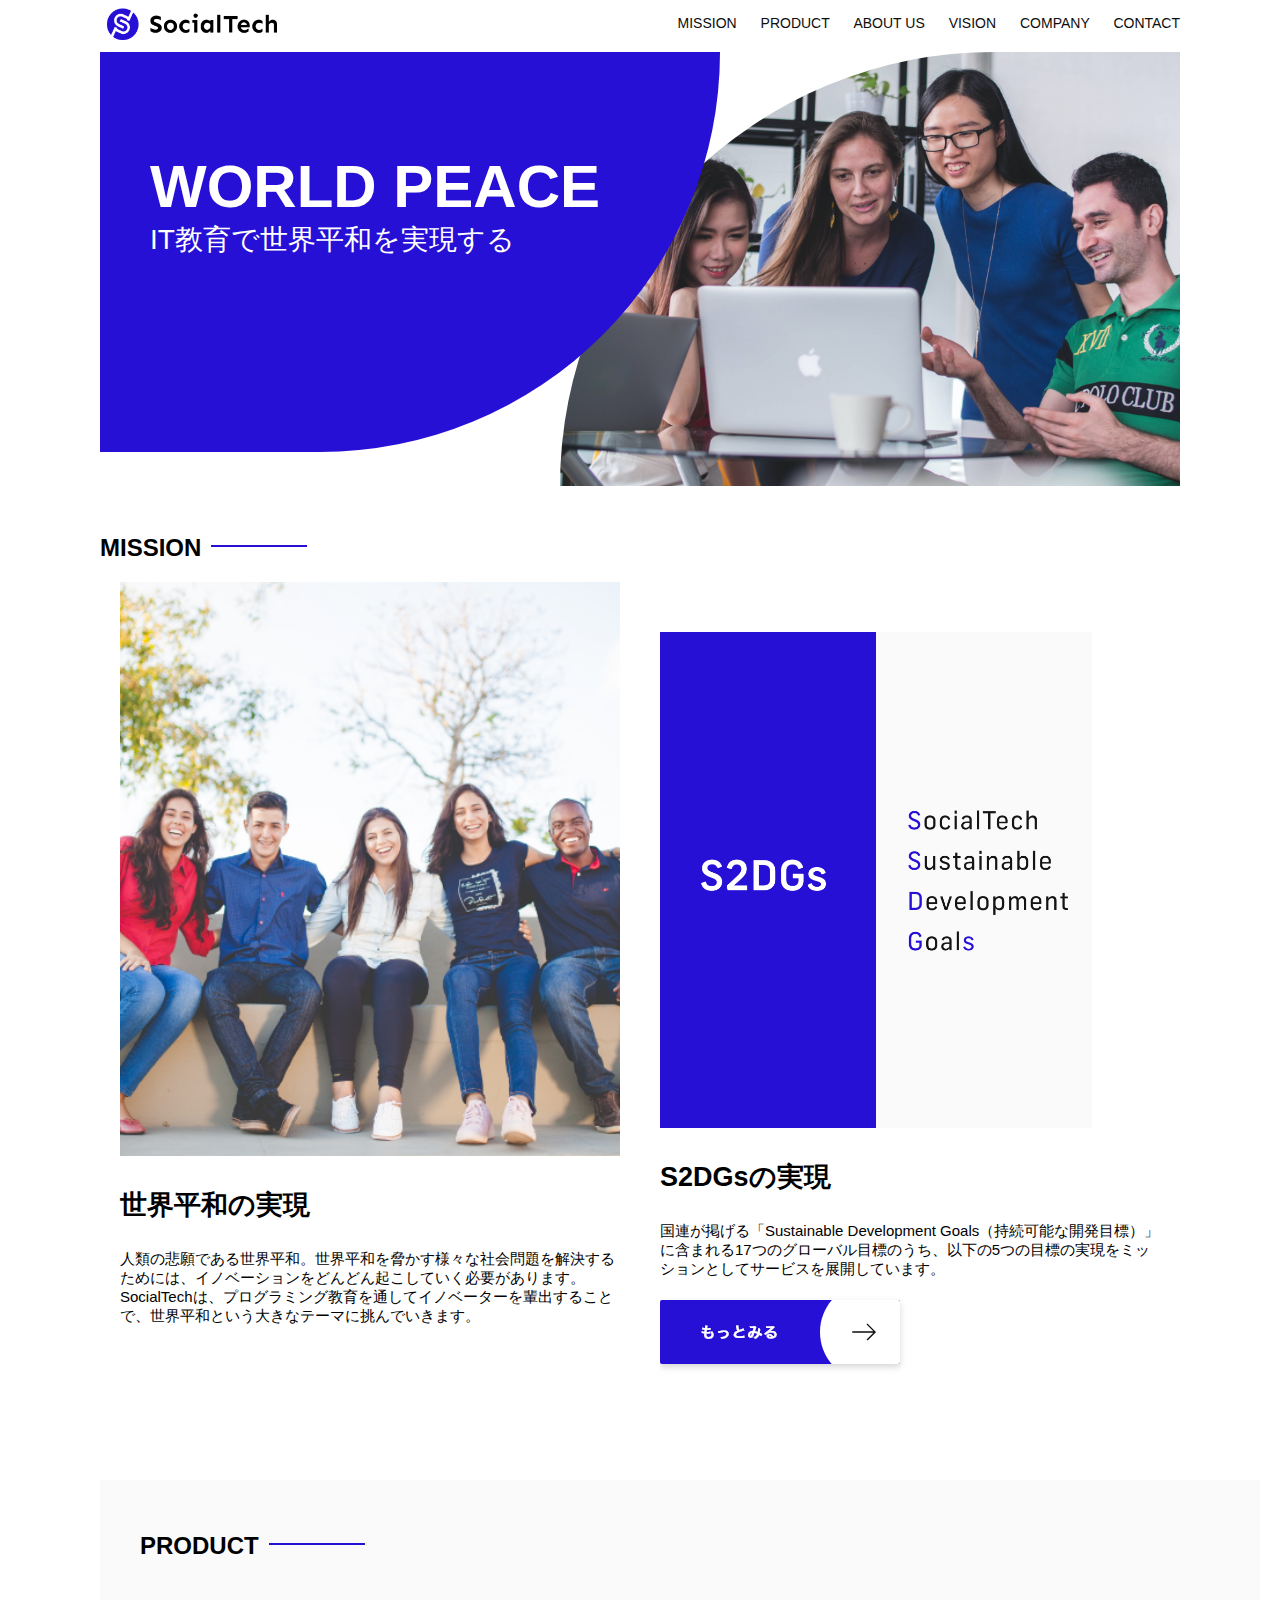
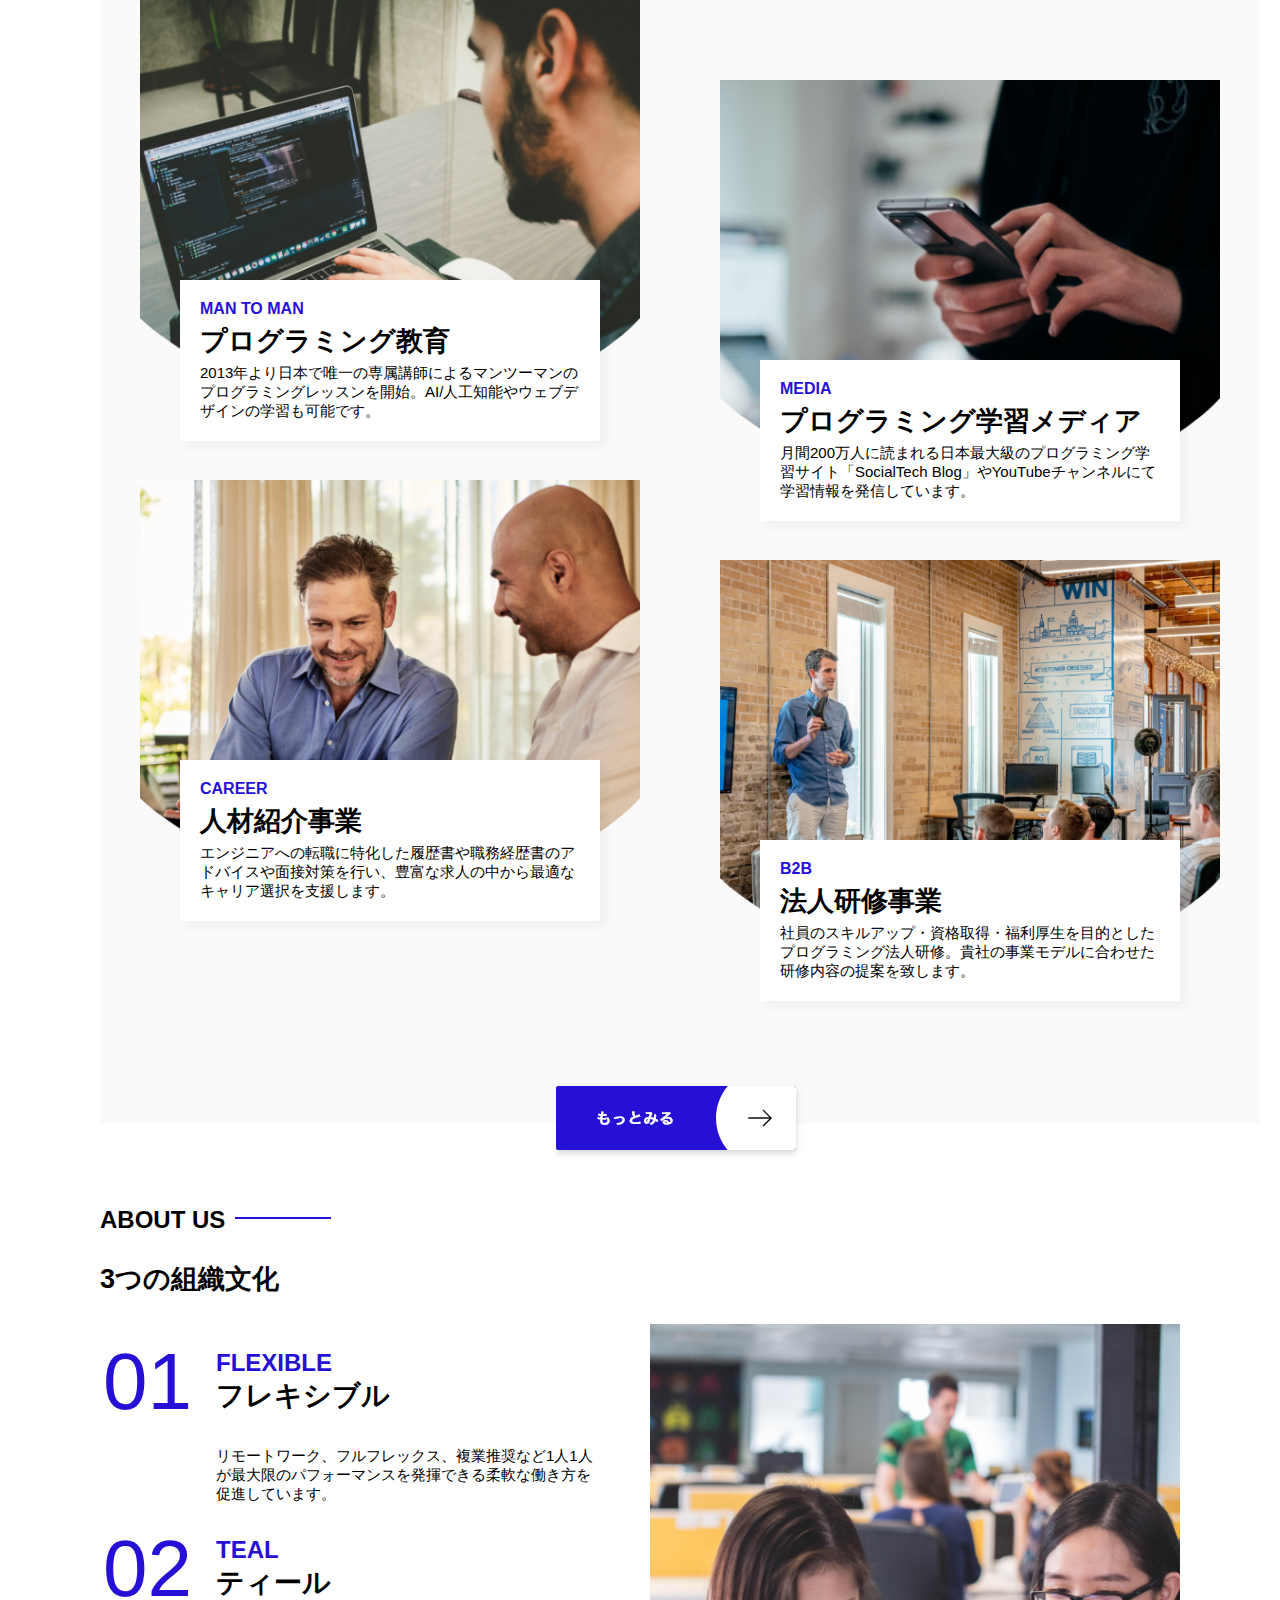
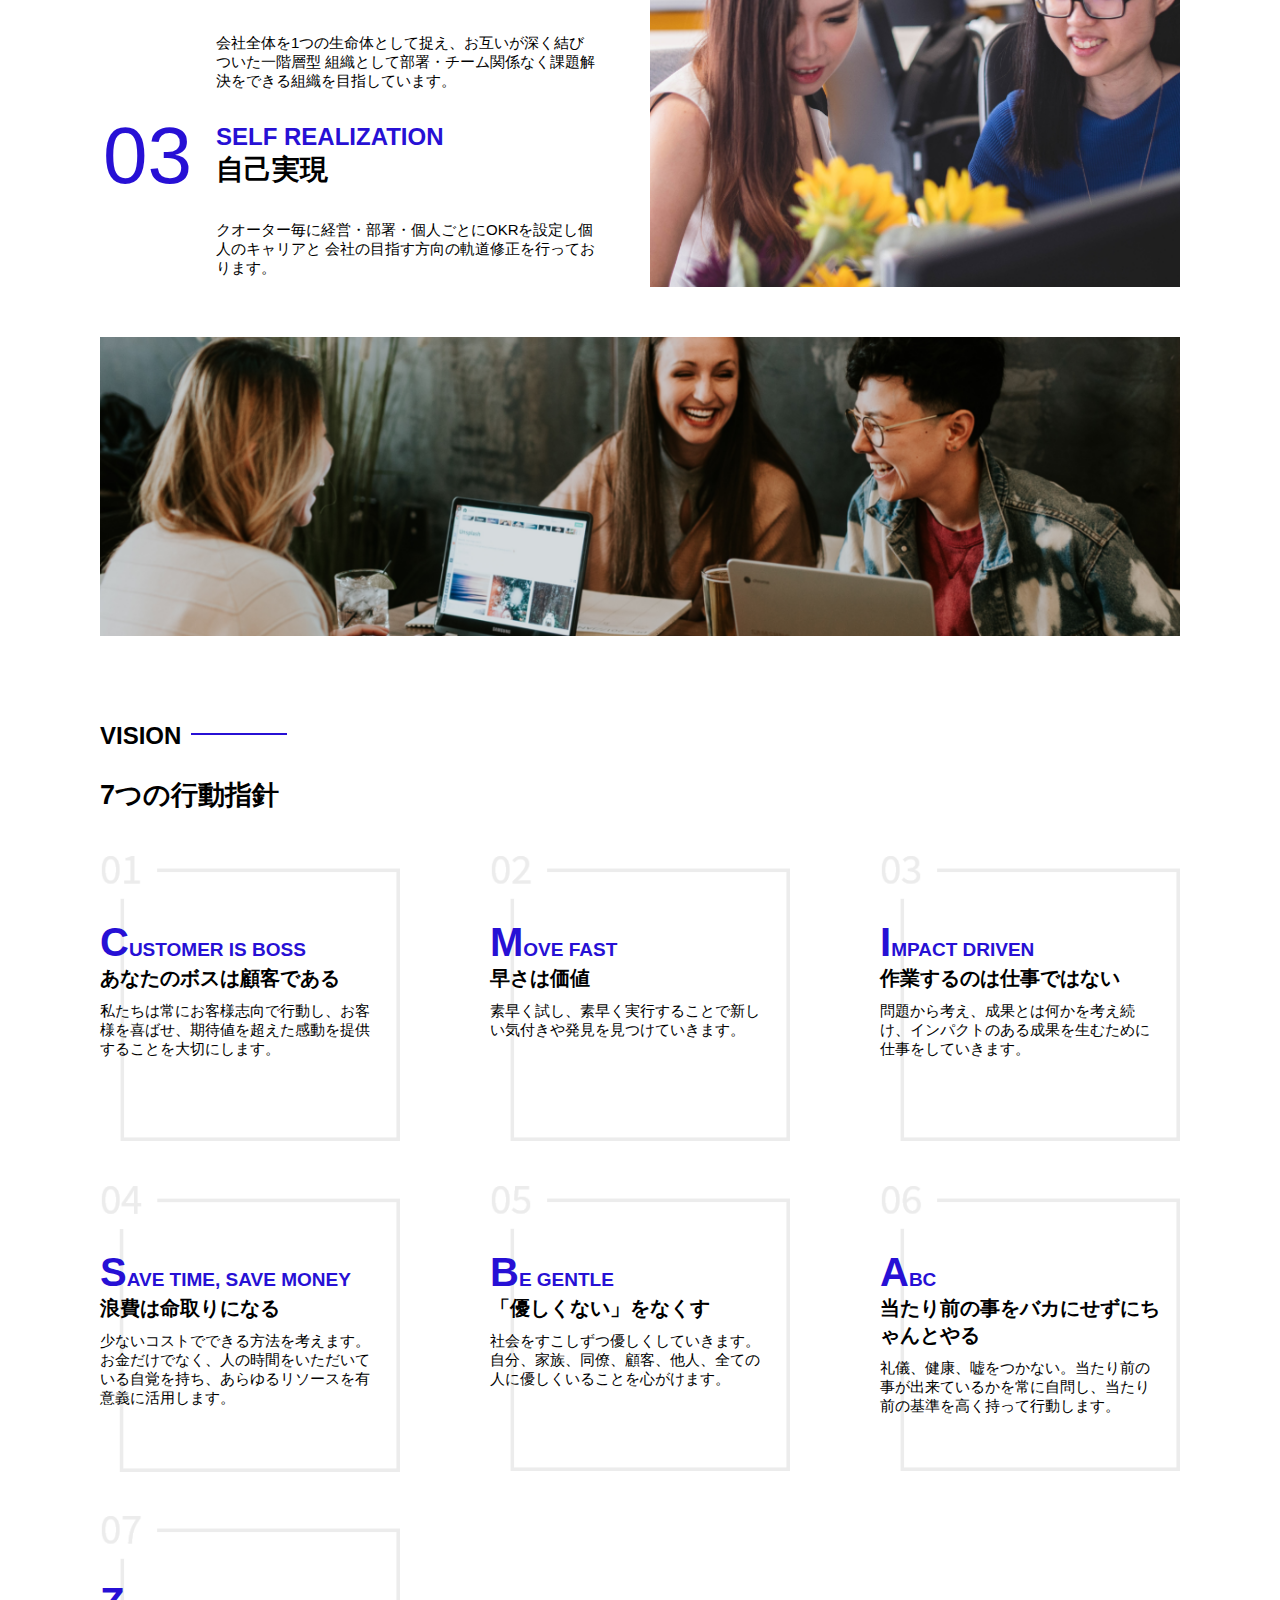
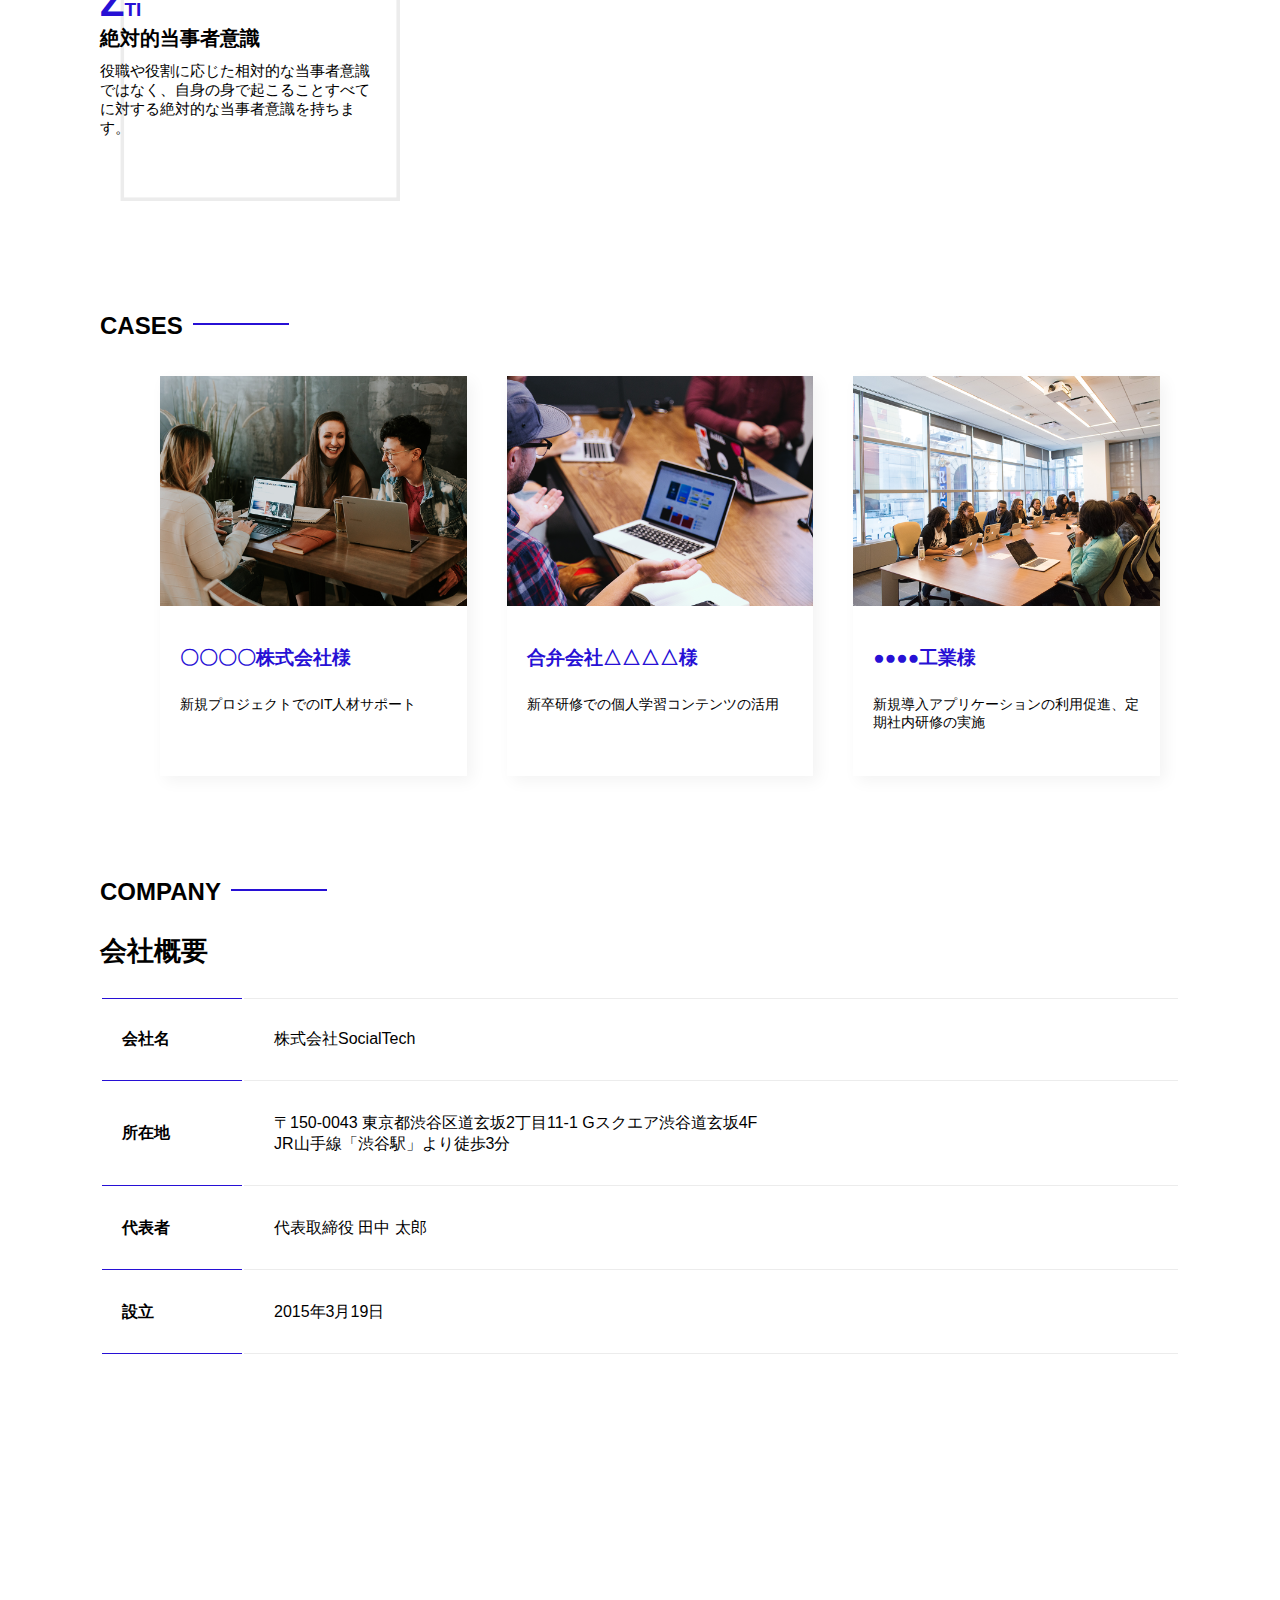
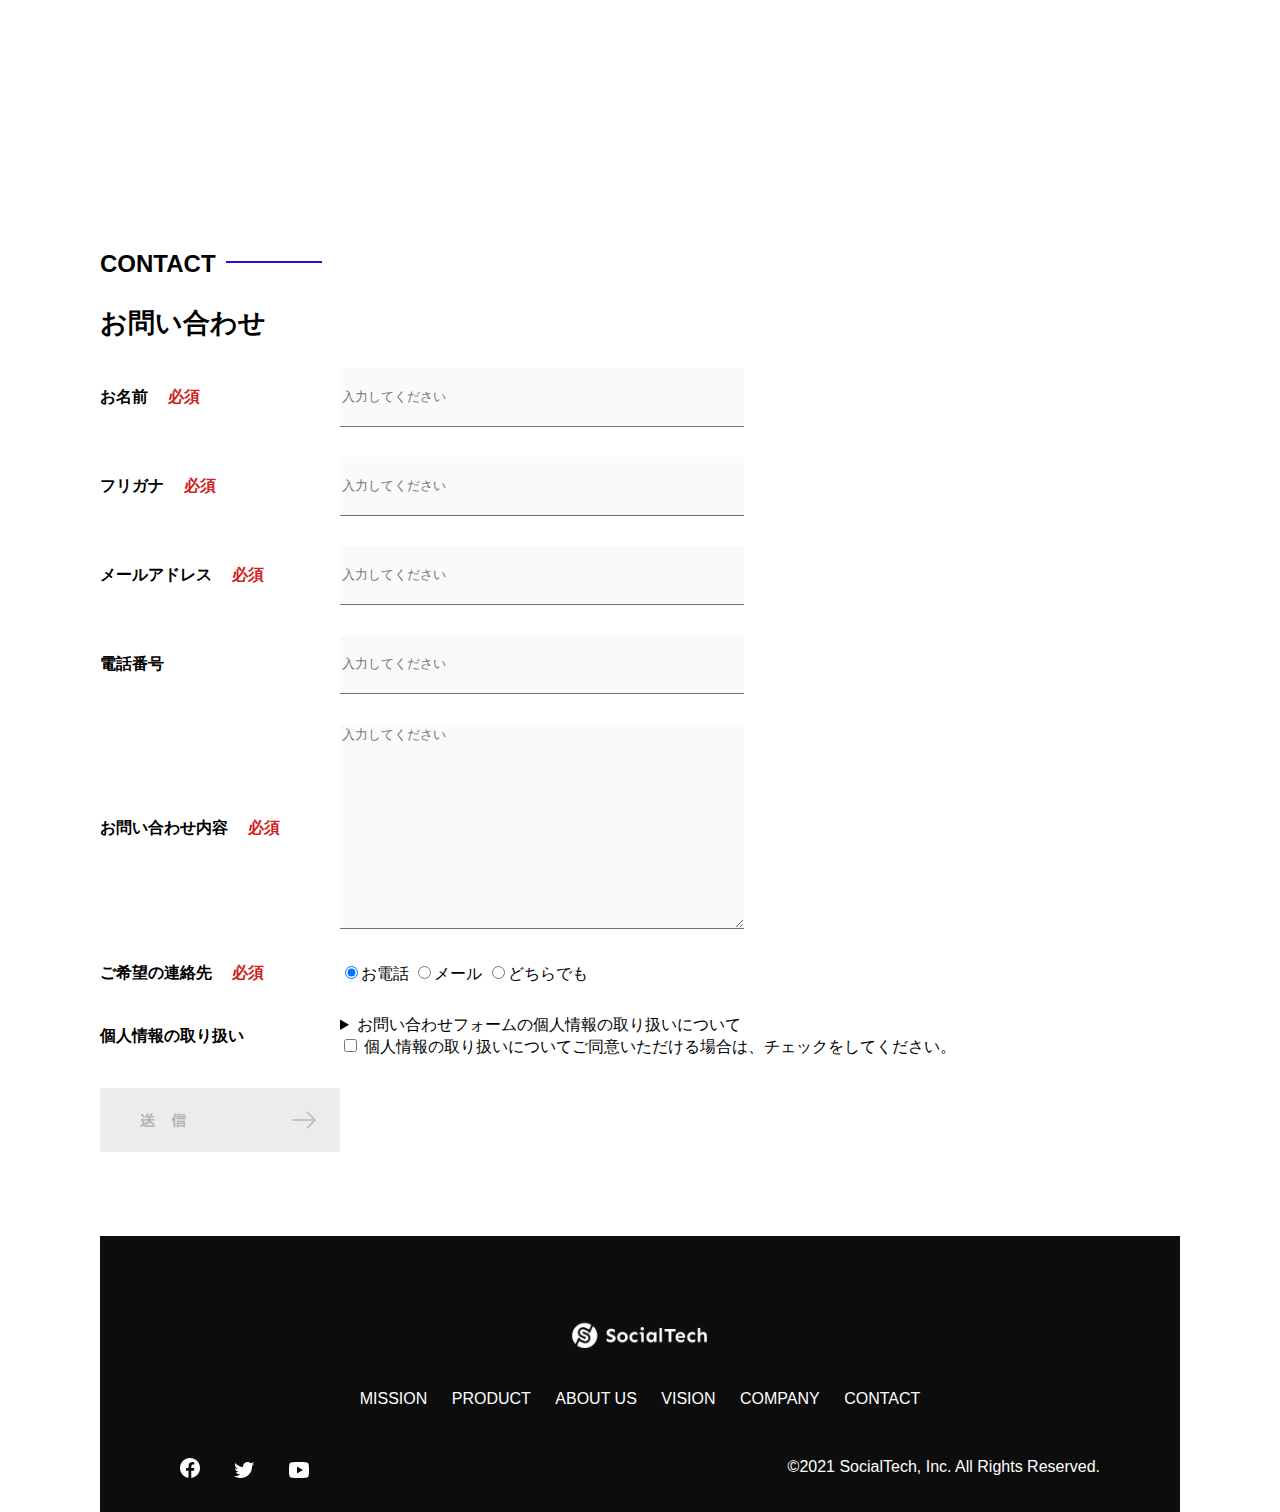
<file: kadai_012/index.html>
<!DOCTYPE html>
<html>
  <head>
    <title>SocialTech</title>
    <meta charset="UTF-8" />
    <meta
      name="description"
      content="SocialTechはEdTech業界のリーディングカンパニーを目指します。"
    />
    <meta name="viewport" content="width=device-width, initial-scale=1.0" />
    <link rel="stylesheet" href="style.css" />
  </head>
  <body>
    <!-- ヘッダー -->
    <header>
      <!-- ロゴ -->
      <a href="index.html" id="logo"
        ><img src="images/logo.png" alt="トップページに戻る"
      /></a>

      <!-- PC用ナビゲーション -->
      <nav id="nav-pc">
        <a href="mission.html">MISSION</a>
        <a href="product.html">PRODUCT</a>
        <a href="index.html#aboutus">ABOUT US</a>
        <a href="index.html#vision">VISION</a>
        <a href="index.html#company">COMPANY</a>
        <a href="index.html#contact">CONTACT</a>
      </nav>
    </header>
    <main>
      <article>
        <!-- メインビジュアル -->
        <section id="main-visual">
          <div id="main-message">
            <h1>WORLD PEACE</h1>
            <p>IT教育で世界平和を実現する</p>
          </div>
          <img
            src="images/index/index-main.png"
            alt="PCの周りに集まる多国籍の仲間たち"
          />
        </section>
        <!--ミッション-->
        <section id="mission">
          <h2 class="index-h2">MISSION</h2>
          <div id="mission-flex">
            <div>
              <img
                id="mission-photo"
                src="images/index/index-mission.png"
                alt="屋外のベンチで写真を撮影する多国籍の仲間たち"
              />
              <h3>世界平和の実現</h3>
              <p>
                人類の悲願である世界平和。世界平和を脅かす様々な社会問題を解決するためには、イノベーションをどんどん起こしていく必要があります。SocialTechは、プログラミング教育を通してイノベーターを輩出することで、世界平和という大きなテーマに挑んでいきます。
              </p>
            </div>
            <div>
              <img id="s2dgs" src="images/index/s2dgs.png" alt="S2DGs" />
              <h3>S2DGsの実現</h3>
              <p>
                国連が掲げる「Sustainable Development
                Goals（持続可能な開発目標）」に含まれる17つのグローバル目標のうち、以下の5つの目標の実現をミッションとしてサービスを展開しています。
              </p>
              <a href="mission.html">
                <img src="images/button-more.png" alt="もっとみる" />
              </a>
            </div>
          </div>
        </section>
        <!-- プロダクト -->
        <section id="product">
          <h2 class="index-h2">PRODUCT</h2>
          <div>
            <div id="product-left">
              <div>
                <img
                  class="product-photo"
                  src="images/index/index-mantoman.png"
                  alt="PCでコードを書く男性"
                />
                <div class="product-explain">
                  <span>MAN TO MAN</span>
                  <h3>プログラミング教育</h3>
                  <p>
                    2013年より日本で唯一の専属講師によるマンツーマンのプログラミングレッスンを開始。AI/人工知能やウェブデザインの学習も可能です。
                  </p>
                </div>
              </div>
              <div>
                <img
                  class="product-photo"
                  src="images/index/index-career.png"
                  alt="笑顔で話し合う2人の男性"
                />
                <div class="product-explain">
                  <span>CAREER</span>
                  <h3>人材紹介事業</h3>
                  <p>
                    エンジニアへの転職に特化した履歴書や職務経歴書のアドバイスや面接対策を行い、豊富な求人の中から最適なキャリア選択を支援します。
                  </p>
                </div>
              </div>
            </div>
            <div id="product-right">
              <div>
                <img
                  class="product-photo"
                  src="images/index/index-media.png"
                  alt="スマートフォンを操作する人"
                />
                <div class="product-explain">
                  <span>MEDIA</span>
                  <h3>プログラミング学習メディア</h3>
                  <p>
                    月間200万人に読まれる日本最大級のプログラミング学習サイト「SocialTech
                    Blog」やYouTubeチャンネルにて学習情報を発信しています。
                  </p>
                </div>
              </div>
              <div>
                <img
                  class="product-photo"
                  src="images/index/index-b2b.png"
                  alt="講演中の男性とそれを聴く人々"
                />
                <div class="product-explain">
                  <span>B2B</span>
                  <h3>法人研修事業</h3>
                  <p>
                    社員のスキルアップ・資格取得・福利厚生を目的としたプログラミング法人研修。貴社の事業モデルに合わせた研修内容の提案を致します。
                  </p>
                </div>
              </div>
            </div>
          </div>
          <div>
            <a id="product-more" href="product.html">
              <img src="images/button-more.png" alt="もっとみる" />
            </a>
          </div>
        </section>
        <!---ABOUT US-->
        <section id="aboutus">
          <h2 class="index-h2">ABOUT US</h2>
          <h3>3つの組織文化</h3>
          <div>
            <table class="culture-table">
              <tr>
                <td>
                  <span class="culture-num">01</span>
                </td>
                <td>
                  <span class="culture-en">FLEXIBLE</span>
                  <span class="culture-jp">フレキシブル</span>
                </td>
              </tr>
              <tr>
                <td>
                  <!--空のセル-->
                </td>
                <td>
                  <p class="culture-description">
                    リモートワーク、フルフレックス、複業推奨など1人1人が最大限のパフォーマンスを発揮できる柔軟な働き方を促進しています。
                  </p>
                </td>
              </tr>
              <tr>
                <td>
                  <span class="culture-num">02</span>
                </td>
                <td>
                  <span class="culture-en">TEAL</span>
                  <span class="culture-jp">ティール</span>
                </td>
              </tr>
              <tr>
                <td>
                  <!--空のセル-->
                </td>
                <td>
                  <p class="culture-description">
                    会社全体を1つの生命体として捉え、お互いが深く結びついた一階層型
                    組織として部署・チーム関係なく課題解決をできる組織を目指しています。
                  </p>
                </td>
              </tr>
              <tr>
                <td>
                  <span class="culture-num">03</span>
                </td>
                <td>
                  <span class="culture-en">SELF REALIZATION</span>
                  <span class="culture-jp">自己実現</span>
                </td>
              </tr>
              <tr>
                <td>
                  <!--空のセル-->
                </td>
                <td>
                  <p class="culture-description">
                    クオーター毎に経営・部署・個人ごとにOKRを設定し個人のキャリアと
                    会社の目指す方向の軌道修正を行っております。
                  </p>
                </td>
              </tr>
            </table>
            <img
              class="culture-img"
              src="images/index/index-aboutus1.png"
              alt="笑顔で話し合う2人の女性"
            />
          </div>
          <img
            class="culture-img2"
            src="images/index/index-aboutus2.png"
            alt="笑顔で話し合う3人の男女"
          />
        </section>
        <!-- VISION -->
        <section id="vision">
          <h2 class="index-h2">VISION</h2>
          <h3>7つの行動指針</h3>
          <div>
            <div class="vision-box">
              <img src="images/index/vision-01.png" alt="01" />
              <span>
                <h4>CUSTOMER IS BOSS</h4>
                <h5>あなたのボスは顧客である</h5>
                <p>
                  私たちは常にお客様志向で行動し、お客様を喜ばせ、期待値を超えた感動を提供することを大切にします。
                </p>
              </span>
            </div>
            <div class="vision-box">
              <img src="images/index/vision-02.png" alt="02" />
              <span>
                <h4>MOVE FAST</h4>
                <h5>早さは価値</h5>
                <p>
                  素早く試し、素早く実行することで新しい気付きや発見を見つけていきます。
                </p>
              </span>
            </div>
            <div class="vision-box">
              <img src="images/index/vision-03.png" alt="03" />
              <span>
                <h4>IMPACT DRIVEN</h4>
                <h5>作業するのは仕事ではない</h5>
                <p>
                  問題から考え、成果とは何かを考え続け、インパクトのある成果を生むために仕事をしていきます。
                </p>
              </span>
            </div>
            <div class="vision-box">
              <img src="images/index/vision-04.png" alt="04" />
              <span>
                <h4>SAVE TIME, SAVE MONEY</h4>
                <h5>浪費は命取りになる</h5>
                <p>
                  少ないコストでできる方法を考えます。お金だけでなく、人の時間をいただいている自覚を持ち、あらゆるリソースを有意義に活用します。
                </p>
              </span>
            </div>
            <div class="vision-box">
              <img src="images/index/vision-05.png" alt="05" />
              <span>
                <h4>BE GENTLE</h4>
                <h5>「優しくない」をなくす</h5>
                <p>
                  社会をすこしずつ優しくしていきます。自分、家族、同僚、顧客、他人、全ての人に優しくいることを心がけます。
                </p>
              </span>
            </div>
            <div class="vision-box">
              <img src="images/index/vision-06.png" alt="06" />
              <span>
                <h4>ABC</h4>
                <h5>当たり前の事をバカにせずにちゃんとやる</h5>
                <p>
                  礼儀、健康、嘘をつかない。当たり前の事が出来ているかを常に自問し、当たり前の基準を高く持って行動します。
                </p>
              </span>
            </div>
            <div class="vision-box">
              <img src="images/index/vision-07.png" alt="07" />
              <span>
                <h4>ZTI</h4>
                <h5>絶対的当事者意識</h5>
                <p>
                  役職や役割に応じた相対的な当事者意識ではなく、自身の身で起こることすべてに対する絶対的な当事者意識を持ちます。
                </p>
              </span>
            </div>
          </div>
        </section>
        <!-- CASES -->
        <section id="cases">
          <h2 class="index-h2">CASES</h2>
          <ul >
            <li class="case-card">
              <img class="case-img" src="images/index/case-1.png" alt="仲良く語り合う3人">
              <div class="case-info">
                <h4 class="case-name">	〇〇〇〇株式会社様</h4>
                <p class="case-content">新規プロジェクトでのIT人材サポート</p>
              </div>
            </li>
            <li class="case-card">
              <img class="case-img" src="images/index/case-2.png" alt="PCでコンテンツを見る">
              <div class="case-info">
                <h4 class="case-name">	合弁会社△△△△様</h4>
                <p class="case-content">新卒研修での個人学習コンテンツの活用</p>
            </li>
            <li class="case-card">
              <img class="case-img" src="images/index/case-3.png" alt="社内研修中の会議室">
              <div class="case-info">
                <h4 class="case-name">	●●●●工業様</h4>
                <p class="case-content">新規導入アプリケーションの利用促進、定期社内研修の実施</p>
            </li>

          </ul>

        </section>
        <!-- COMPANY -->
        <section id="company">
          <h2 class="index-h2">COMPANY</h2>
          <h3>会社概要</h3>
          <table id="company-table">
            <tr>
              <th class="tableheader-first">会社名</th>
              <td class="cell-first">株式会社SocialTech</td>
            </tr>
            <tr>
              <th class="tableheader">所在地</th>
              <td class="cell">
                〒150-0043 東京都渋谷区道玄坂2丁目11-1 Gスクエア渋谷道玄坂4F<br />JR山手線「渋谷駅」より徒歩3分
              </td>
            </tr>
            <tr>
              <th class="tableheader">代表者</th>
              <td class="cell">代表取締役 田中 太郎</td>
            </tr>
            <tr>
              <th class="tableheader">設立</th>
              <td class="cell">2015年3月19日</td>
            </tr>
          </table>
          <iframe
            src="https://www.google.com/maps/embed?pb=!1m18!1m12!1m3!1d3241.7759544892483!2d139.69399665123464!3d35.65789123876098!2m3!1f0!2f0!3f0!3m2!1i1024!2i768!4f13.1!3m3!1m2!1s0x60188caa0042e8d1%3A0xba130bea826a7aa2!2z44CSMTUwLTAwNDMg5p2x5Lqs6YO95riL6LC35Yy66YGT546E5Z2C77yS5LiB55uu77yR77yR4oiS77yR!5e0!3m2!1sja!2sjp!4v1636872991912!5m2!1sja!2sjp"
            style="border: 0"
            allowfullscreen=""
            loading="lazy"
          >
          </iframe>
        </section>

        <!-- お問い合わせフォーム -->
        <section id="contact">
          <h2 class="index-h2">CONTACT</h2>
          <h3>お問い合わせ</h3>
          <form>
            <div>
              <div class="contact-heading">
                <label class="contact-label"
                  >お名前<span class="contact-span">必須</span></label
                >
              </div>
              <div class="contact-form">
                <input
                  type="text"
                  name="name"
                  placeholder="入力してください"
                  class="contact-textbox"
                />
              </div>
            </div>
            <div>
              <div class="contact-heading">
                <label class="contact-label"
                  >フリガナ<span class="contact-span">必須</span></label
                >
              </div>
              <div>
                <input
                  type="text"
                  name="hurigana"
                  placeholder="入力してください"
                  class="contact-textbox"
                />
              </div>
            </div>
            <div>
              <div class="contact-heading">
                <label class="contact-label"
                  >メールアドレス<span class="contact-span">必須</span></label
                >
              </div>
              <div>
                <input
                  type="text"
                  name="email"
                  placeholder="入力してください"
                  class="contact-textbox"
                />
              </div>
            </div>
            <div>
              <div class="contact-heading">
                <label class="contact-label">電話番号</label>
              </div>
              <div>
                <input
                  type="text"
                  name="tel"
                  placeholder="入力してください"
                  class="contact-textbox"
                />
              </div>
            </div>
            <div>
              <div class="contact-heading">
                <label class="contact-label"
                  >お問い合わせ内容<span class="contact-span">必須</span></label
                >
              </div>
              <div>
                <textarea
                  class="contact-textarea"
                  placeholder="入力してください"
                  name="message"
                ></textarea>
              </div>
            </div>
            <div>
              <div class="contact-heading">
                <label class="contact-label"
                  >ご希望の連絡先<span class="contact-span">必須</span></label
                >
              </div>
              <div>
                <input
                  class="radiobutton"
                  type="radio"
                  value="tel"
                  name="contact"
                  checked
                /><label>お電話</label>
                <input
                  class="radiobutton"
                  type="radio"
                  value="mail"
                  name="contact"
                /><label>メール</label>
                <input
                  class="radiobutton"
                  type="radio"
                  value="both"
                  name="contact"
                /><label>どちらでも</label>
              </div>
            </div>
            <div>
              <div class="contact-heading">
                <label class="contact-label">個人情報の取り扱い</label>
              </div>
              <div>
                <details>
                  <summary>
                    お問い合わせフォームの個人情報の取り扱いについて
                  </summary>
                  <div>
                    <span>１．組織の名称又は氏名</span><br />
                    株式会社SocialTech<br /><br />
                    <span
                      >２．個人情報保護管理者（若しくはその代理人）の氏名又は職名、所属及び連絡先
                      鈴木 一郎 コーポレート部</span
                    ><br />
                    メールアドレス：support@socialtech.net<br />
                    TEL：03-xxxx-xxxx<br />
                    <span>３．個人情報の利用目的</span><br />
                    ・本サービス及び本サービスに関連する情報の提供又はそれらに関する連絡のため<br />
                    ・ユーザーの本人確認のため<br />
                    ・当社サービスのご案内のため<br />
                    ・当社の商品等の広告または宣伝（電子メールによるものを含むものとします。）<br /><br />
                    <span>４．個人情報の取り扱い業務の委託</span><br />
                    個人情報の取扱業務の全部または一部を外部に業務委託する場合があります。<br />
                    その際、弊社は、個人情報を適切に保護できる管理体制を敷き実行していることを条件として<br />
                    委託先を厳選したうえで、機密保持契約を委託先と締結し、お客様の個人情報を厳密に管理させます。<br /><br />
                    <span>５．個人情報の開示等の請求</span><br />
                    お客様は、弊社に対してご自身の個人情報の開示等（利用目的の通知、開示、内容の訂正・追加・削除、利用の停止または消去、第三者への提供の停止）に関して、当社問合わせ窓口に申し出ることができます。<br />
                    その際、弊社はお客様ご本人を確認させていただいたうえで、合理的な期間内に対応いたします。<br /><br />
                    なお、個人情報に関する弊社問合わせ先は、次の通りです。<br /><br />
                    株式会社SocialTech　個人情報問合せ窓口<br />
                    〒150-0043　東京都渋谷区道玄坂2丁目11-1 Ｇスクエア渋谷道玄坂
                    4F<br />
                    メールアドレス：support@socialtech.net　TEL：03-xxxx-xxxx<br /><br />
                    <span>６．個人情報を提供されることの任意性について</span
                    ><br /><br />
                    お客様がご自身の個人情報を弊社に提供されるか否かは、お客様のご判断によりますが、もしご提供されない場合には、適切なサービスが提供できない場合がありますので予めご了承ください。
                  </div>
                </details>
                <input type="checkbox" name="agree" />
                <span
                  >個人情報の取り扱いについてご同意いただける場合は、チェックをしてください。</span
                >
              </div>
            </div>
            <input
              type="image"
              value="Submit"
              src="images/button-submit.png"
              alt="送信する"
            />
          </form>
        </section>
      </article>
      <footer>
        <div id="footer-logo">
          <img src="images/logo-sp.png" alt="SocialTech" />
        </div>
        <div id="footer-link">
          <a href="mission.html">MISSION</a>
          <a href="product.html">PRODUCT</a>
          <a href="index.html#aboutus">ABOUT US</a>
          <a href="index.html#vision">VISION</a>
          <a href="index.html#company">COMPANY</a>
          <a href="index.html#contact">CONTACT</a>
        </div>
        <div id="sns-footer">
          <a href="https://www.facebook.com/sejuku2013"
            ><img src="images/button-facebook.png" alt="Facebookのリンク"
          /></a>
          <a href="https://twitter.com/samuraijuku"
            ><img src="images/button-twitter.png" alt="Twitterのリンク"
          /></a>
          <a href="https://www.youtube.com/channel/UCCFOQO5aDK0xXam4cUQXT8g"
            ><img src="images/button-youtube.png" alt="YouTubeのリンク"
          /></a>
          <span id="copyright"
            >&copy;2021 SocialTech, Inc. All Rights Reserved.
          </span>
        </div>
      </footer>
    </main>
  </body>
</html>
</file>
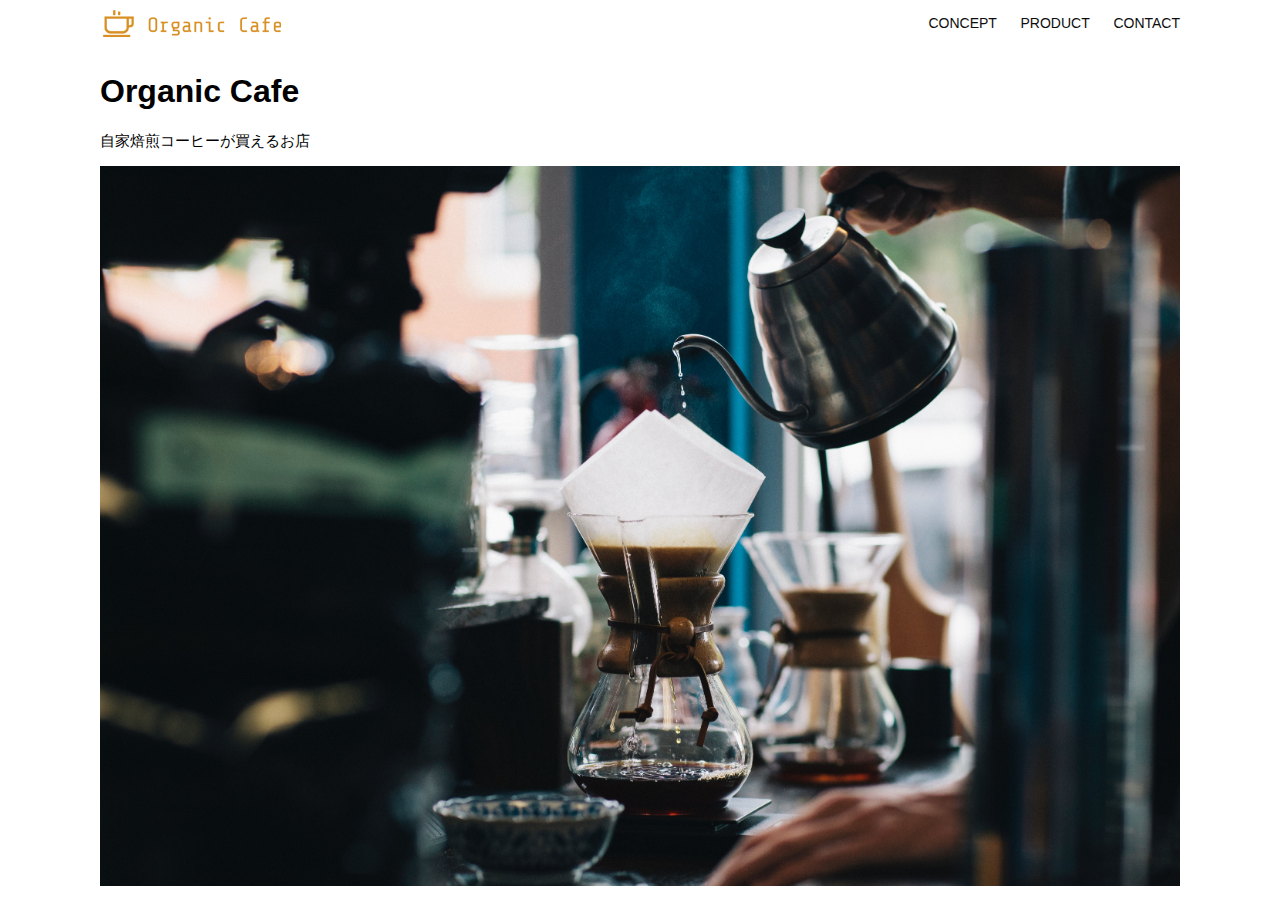
<file: kadai_013/index.html>
<!DOCTYPE html>
<html>
  <head>
    <title>Organic Cafe</title>
    <meta charset="UTF-8" />
    <meta
      name="description"
      content="自家焙煎のコーヒーがお家で楽しめるOrganic Cafe"
    />
    <meta name="viewport" content="width=device-width, initial-scale=1.0" />
    <link rel="stylesheet" href="style.css" />
  </head>
  <body>
    <!-- ヘッダー -->
    <header>
      <!-- ロゴ -->
      <a href="index.html" id="logo"
        ><img src="images/logo.png" alt="トップページに戻る"
      /></a>

      <!-- PC用ナビゲーション -->
      <nav id="nav-pc">
        <a href="index.html#concept">CONCEPT</a>
        <a href="index.html#product">PRODUCT</a>
        <a href="index.html#contact">CONTACT</a>
      </nav>
      <!--SP用ハンバーガー-->
    
      <img id="menu-sp" src="images/button-menu.png" alt="ナビゲーションを開く" onclick="document.getElementById('nav-sp').style.display = 'block'">
       <nav id="nav-sp">
        <img id="close" src="images/button-close.png" alt="ナビゲーションを閉じる" onclick="document.getElementById('nav-sp').style.display='none'">
        <a id="logo-sp" href="index.html" onclick="document.getElementById('nav-sp').style.display='none'">
          <img src="images/logo-sp.png" alt="トップページに戻る">
        </a>
        <a class="menu" href="index.html#concept" onclick="document.getElementById('nav-sp').style.display='none'">
          CONCEPT
        </a>
        <a class="menu" href="index.html#concept" onclick="document.getElementById('nav-sp').style.display='none'">
         PRODUCT
        </a>
        <a class="menu" href="index.html#concept" onclick="document.getElementById('nav-sp').style.display='none'">
          CONTACT
         </a>
      </nav>

    </header>
    <main>
      <article>
        <!-- メインビジュアル -->
        <section id="main-visual">
          <div id="main-message">
            <h1>Organic Cafe</h1>
            <p>自家焙煎コーヒーが買えるお店</p>
          </div>
          <img
            src="images/main-image.jpg"
            alt="コーヒーをハンドドリップで淹れる画像"
          />
        </section>
      </article>
    </main>
  </body>
</html>
</file>
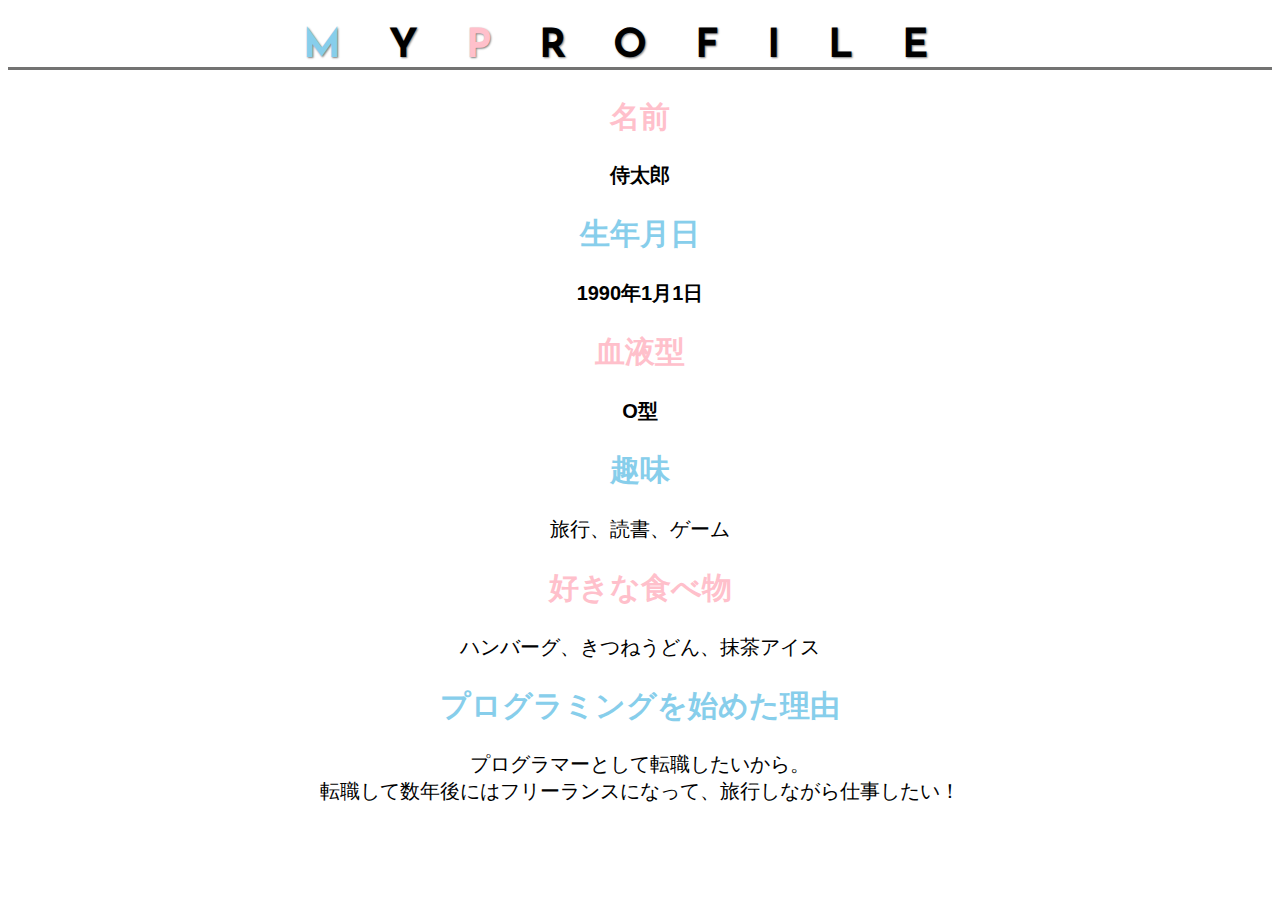
<file: kadai_014/kadai_014.html>
<!DOCTYPE html>
<html lang="ja">
<head>
    <meta charset="UTF-8">
    <meta name="viewport" content="width=device-width, initial-scale=1.0">
    <meta name="description" content="このページは14章の課題です。">
    <link rel="stylesheet" href="style.css">
    <link rel="preconnect" href="https://fonts.googleapis.com">
<link rel="preconnect" href="https://fonts.gstatic.com" crossorigin>
<link href="https://fonts.googleapis.com/css2?family=Dancing+Script&family=Josefin+Sans&display=swap" rel="stylesheet">
    <title>14章課題</title>
</head>
<body>
    <h1><span class="skyblue">M</span>Y<span class="pink">P</span>ROFILE</h1>
    <div>
        <h2 class="pink">名前</h2>
        <p>侍太郎</p>
        <h2 class="skyblue" >生年月日</h2>
        <p>1990年1月1日</p>
        <h2 class="pink">血液型</h2>
        <p>O型</p>
    </div>
    <h2 class="skyblue">趣味</h2>
    <p>旅行、読書、ゲーム</p>
    <h2 class="pink">好きな食べ物</h2>
    <p>ハンバーグ、きつねうどん、抹茶アイス</p>
    <h2 class="skyblue">プログラミングを始めた理由</h2>
    <p>プログラマーとして転職したいから。<br>
        転職して数年後にはフリーランスになって、旅行しながら仕事したい！</p>
</body>
</html>
</file>
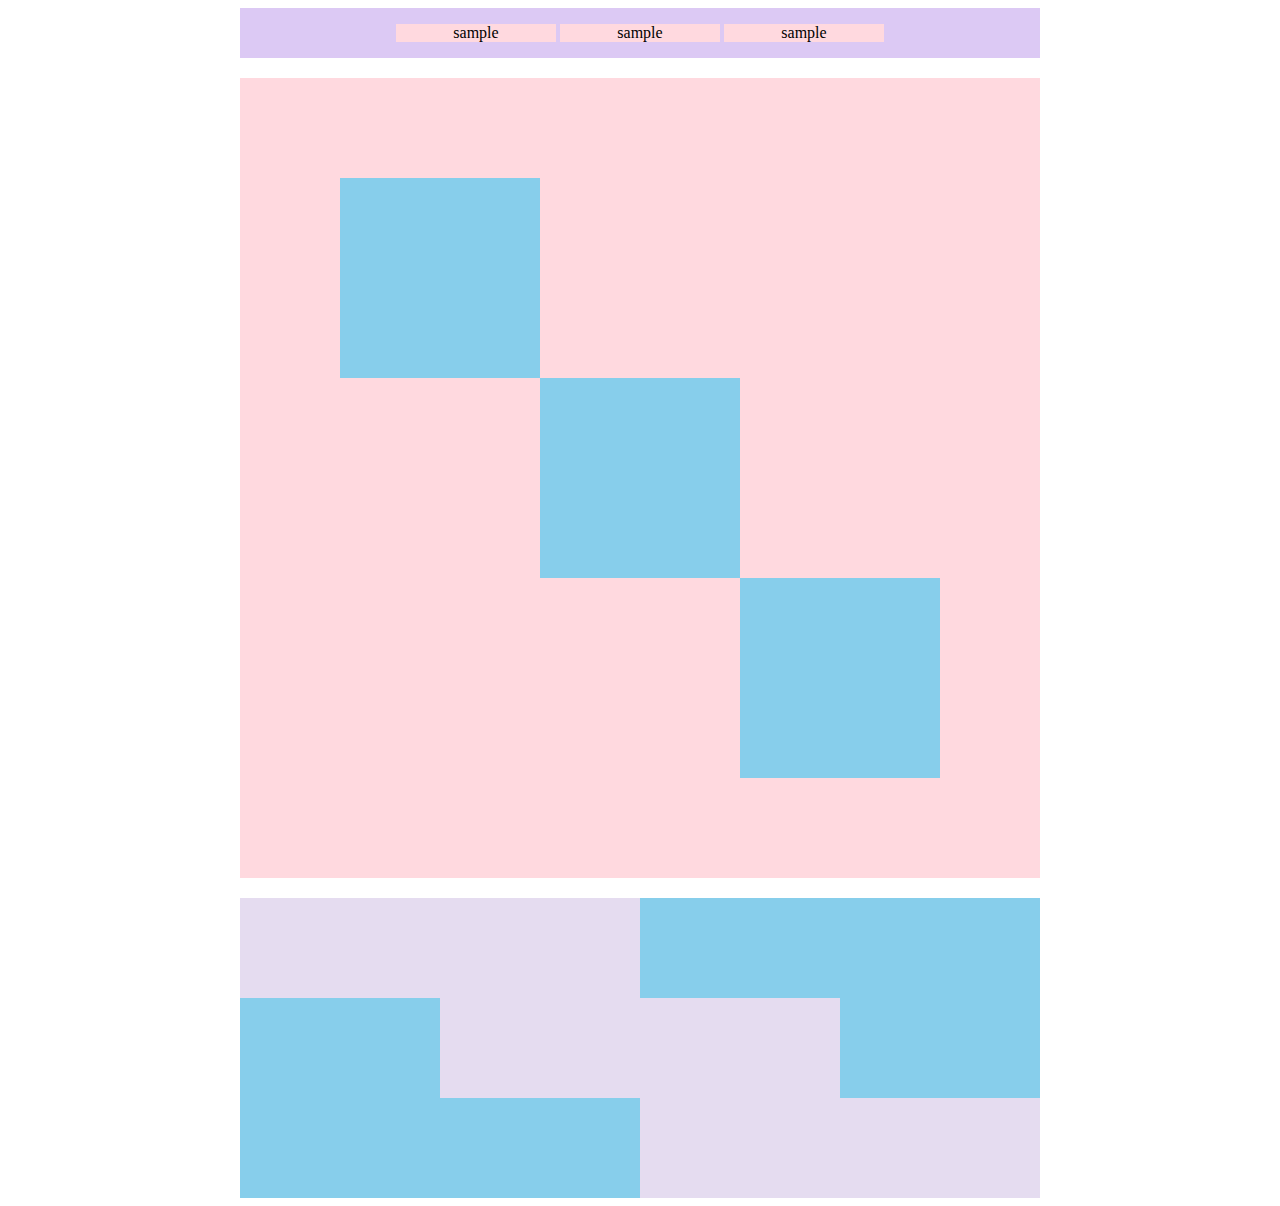
<file: kadai_018/kadai_018.html>
<!DOCTYPE html>
<html lang="ja">
<head>
    <meta charset="UTF-8">
    <meta name="viewport" content="width=device-width, initial-scale=1.0">
    <link rel="stylesheet" href="style.css">
    <meta name="description" content="このページは18章の課題です。">
    <title>18章課題</title>
</head>
<body>
    <div id="top">
        <p class="top-child">sample</p>
        <p class="top-child">sample</p>
        <p class="top-child">sample</p>

    </div>
    <div id="middle">
        <div id="middle-child01"></div>
        <div id="middle-child02"></div>
        <div id="middle-child03"></div>


    </div>
    <div id="bottom">
        <div id="bottom-child01"></div>
        <div id="bottom-child02"></div>
        <div id="bottom-child03"></div>


    </div>
    
</body>
</html>
</file>
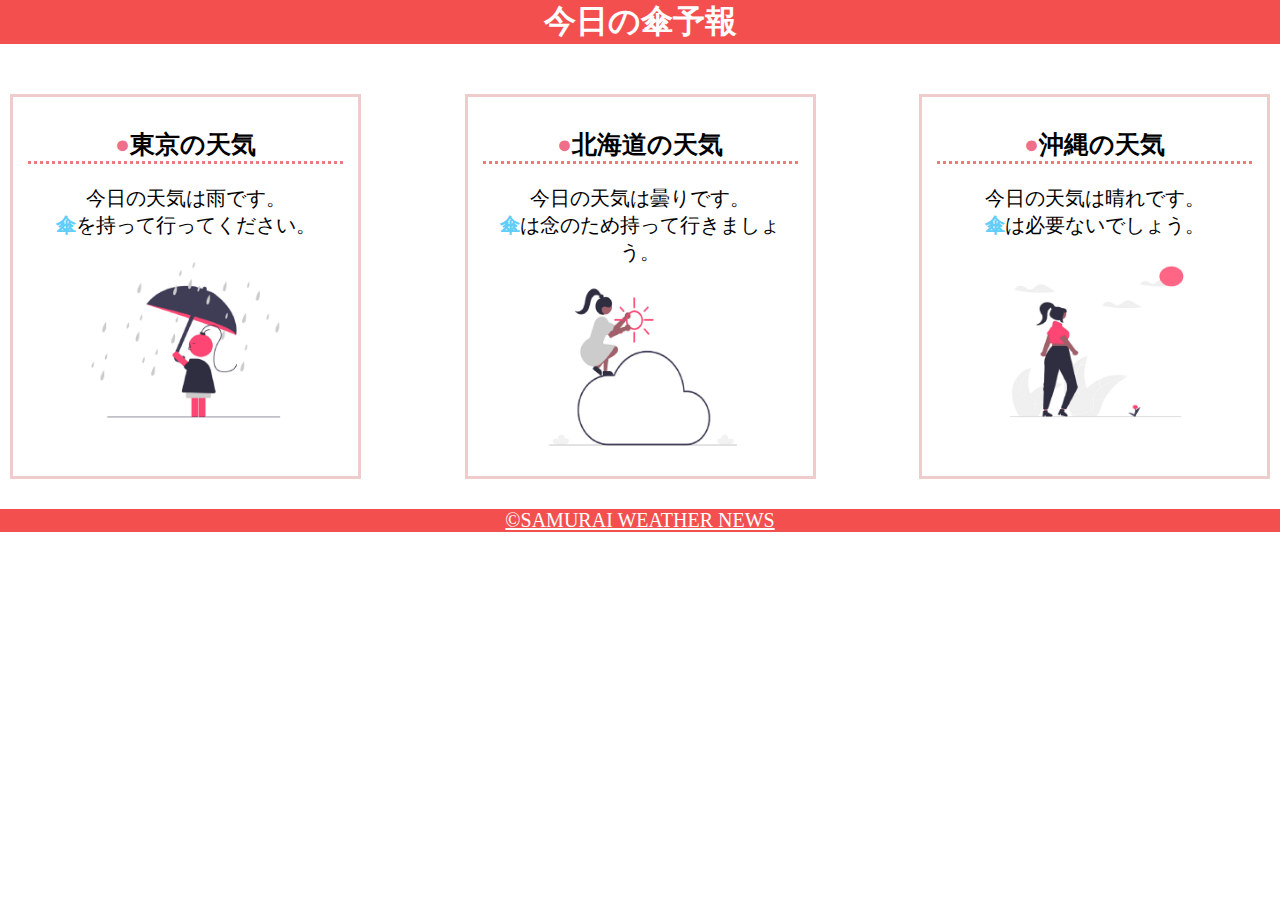
<file: kadai_022/kadai_022.html>
<!DOCTYPE html>
<html lang="ja">
<head>
    <meta charset="UTF-8">
    <meta name="viewport" content="width=device-width, initial-scale=1.0">
    <link rel="stylesheet" href="style.css">
    <meta name="description" content="このページは22章の課題です。">
    <meta name="viewport" content="width=device^width,initial-scal=1.0">
    <title>22章課題</title>
</head>
<body>
    <header>
        <h1>今日の傘予報</h1>
    </header>

    <main>
        <div id="parent">
            <div class="contents">
                <h2>東京の天気</h2>
                <p>今日の天気は雨です。</p>
                <p>傘を持って行ってください。</p>
                <img src="images/rainy.png">
            </div>
            <div class="contents">
                <h2>北海道の天気</h2>
                <p>今日の天気は曇りです。</p>
                <p>傘は念のため持って行きましょう。</p>
                <img src="images/cloudy.png">
            </div>
            <div class="contents">
                <h2>沖縄の天気</h2>
                <p>今日の天気は晴れです。</p>
                <p>傘は必要ないでしょう。</p>
                <img src="images/sunny.png">
            </div>
          
        </div>

    </main>

    <footer>
        <a href="https://www.sejuku.net/corp/">&copy;SAMURAI WEATHER NEWS
        </a>
    </footer>
    
</body>
</html>
</file>
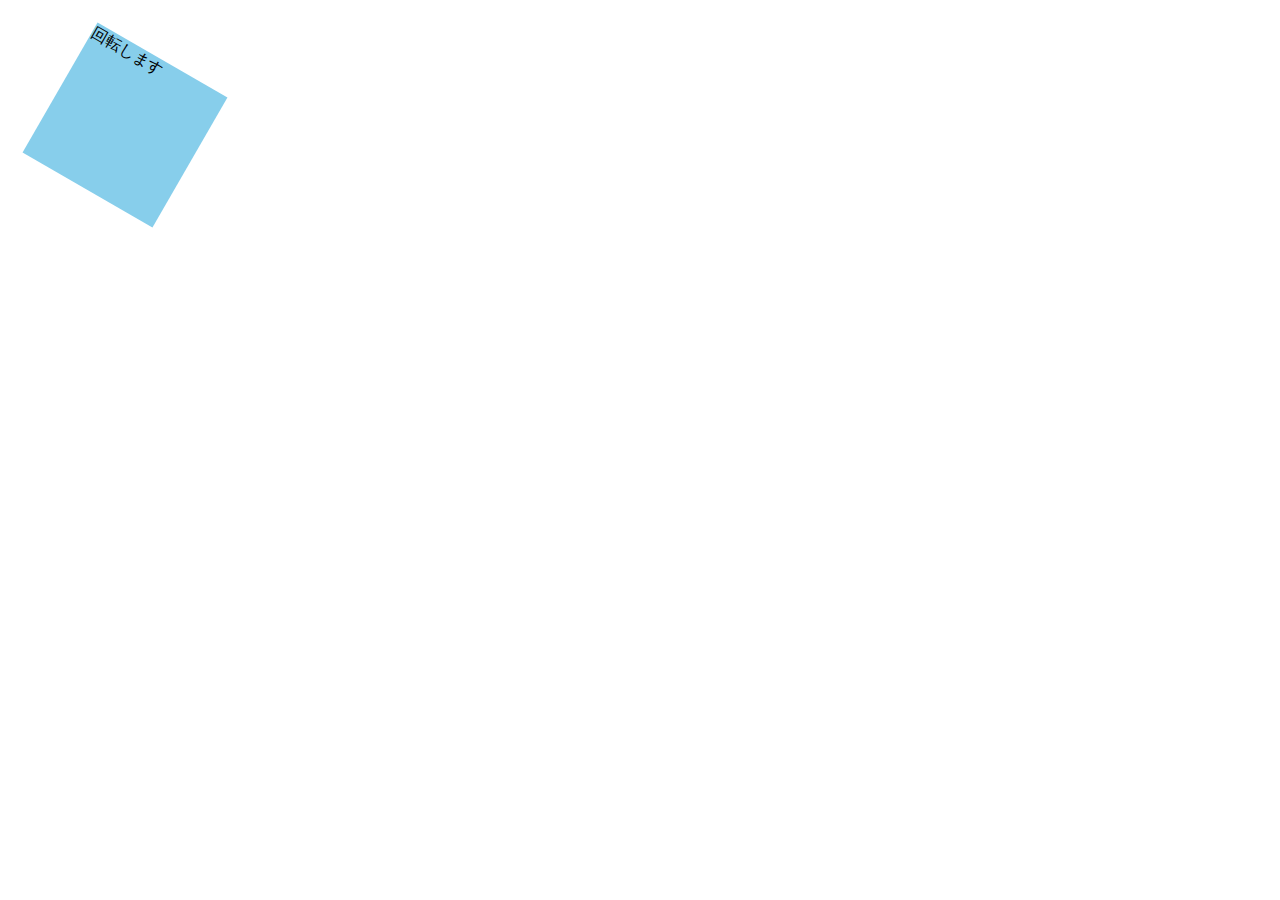
<file: kadai_mdn_css/mdn.html>
<!DOCTYPE html>
<html>

<head>
    <style>
        div {
            position: absolute;
            left: 50px;
            top: 50px;
            width: 150px;
            height: 150px;
            background-color: skyblue;
            transform: rotate(30deg);
        }
    </style>
</head>
<body>
    <div>
        回転します
    </div>

</body>

</html>
</file>
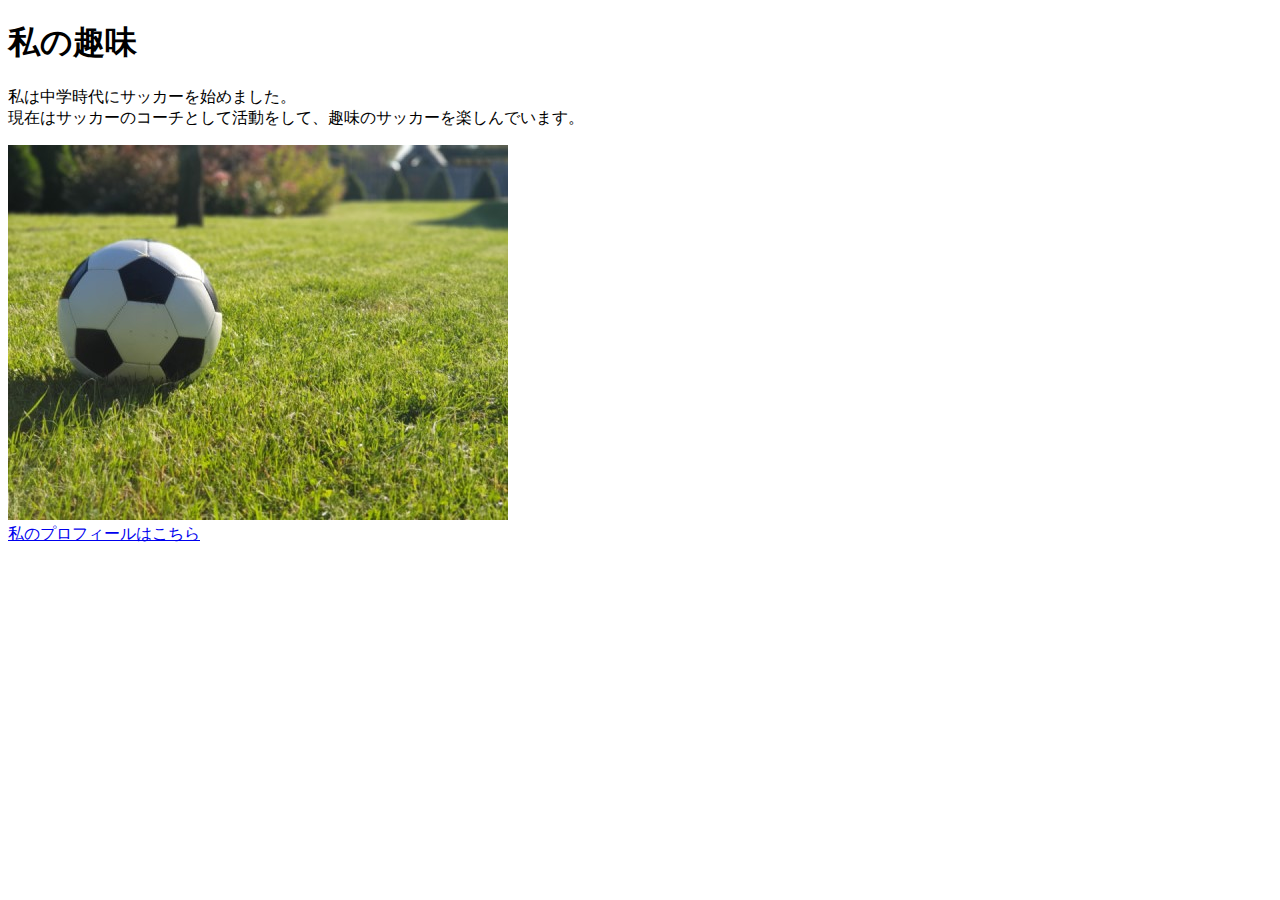
<file: Kadai_005/html/kadai_005.html>
<!DOCTYPE html>
<html lang="ja">
<head>
    <meta charset="UTF-8">
    <title>5章課題</title>
    <meta name="description" content="このページは5章の課題です。">
</head>
<body>
    <main>
        <h1>私の趣味</h1>
        <p>私は中学時代にサッカーを始めました。<br>
            現在はサッカーのコーチとして活動をして、趣味のサッカーを楽しんでいます。
            </p>
        <img src="../images/sample.jpg">
        <br>
        <a href="https://twitter.com/samuraijuku">私のプロフィールはこちら</a>
    </main>
    
</body>
</html>
</file>
<file: kadai_012/style.css>
/* PC、スマホ共通スタイル */
body {
  font-family: "Source Sans Pro", "Hiragino Kaku Gothic ProN", Meiryo, Arial,
    sans-serif;
}

p {
  font-size: 15px;
}

/*================
PC用のスタイル 
=================*/
/* 横幅設定 */
body {
  max-width: 1080px;
  min-width: 960px;
  margin: 0 auto 0 auto;
}

/* ヘッダー */
header {
  display: flex;
  justify-content: space-between;
}

/* ナビゲーションのレイアウト */
#nav-pc {
  text-align: right;
  font-size: 14px;
  padding-top: 15px;
}

/* ナビゲーションのリンクの装飾設定 */
#nav-pc>a {
  text-decoration: none;
  margin-left: 20px;
}

#nav-pc>a:link {
  color: #0d0d0d;
}

#nav-pc>a:visited {
  color: #0d0d0d;
}

#nav-pc>a:hover {
  color: #0d0d0d;
  text-decoration: underline;
}

#nav-pc>a:active {
  color: #0d0d0d;
}

/* メインビジュアル*/
#main-visual {
  position: relative;
  height: 400px;
}

#main-message {
  position: absolute;
  top: 0;
  left: 0;
  background-color: #2710d5;
  color: #ffffff;
  border-radius: 0 0 476px 0;
  max-width: 620px;
  height: 100%;
  width: 100%;
  z-index: 11;
}

#main-message>h1 {
  font-size: 60px;
  font-weight: bold;
  margin: 100px 0 0 50px;
}

#main-message>p {
  font-size: 28px;
  margin: 0 0 0 50px;
}

#main-visual>img {
  max-width: 620px;
  border-radius: 476px 0 0 0;
  position: absolute;
  top: 0;
  right: 0;
  z-index: 10;
}

/* 見出し */
h2 {
  margin: 40px 0 0 0;
}

h2::after {
  content: url("images/line.png");
  margin-left: 10px;
}

h3 {
  font-size: 27px;
}

/* ミッション */
#mission {
  margin: 80px auto 80px auto;
  width: 100%;
}

#mission-flex {
  width: 100%;
  display: flex;
}

#mission-flex>div {
  width: 50%;
  margin: 20px;
}

#mission-photo {
  width: 100%;
}

#s2dgs {
  margin-top: 50px;
}

/* プロダクト */
#product {
  background-color: #fafafa;
  width: 100%;
  margin: 80px 0 80px 0;
  padding: 10px 40px 0px 40px;
}

/* 外枠 */
#product>div {
  margin-top: 40px;
  display: flex;
}

/* 左のカラム */
#product-left {
  width: 50%;
  margin-right: 20px;
}

/* 右のカラム */
#product-right {
  width: 50%;
  margin-left: 20px;
  margin-top: 80px;
}

/* 画像＋説明の枠 */
#product-left>div {
  position: relative;
  height: 480px;
  margin-right: 20px;
}

#product-right>div {
  position: relative;
  height: 480px;
  margin-left: 20px;
}

/* 画像 */
.product-photo {
  width: 100%;
}

/* 説明文の枠 */
.product-explain {
  background-color: #ffffff;
  position: absolute;
  left: 0;
  top: 280px;
  margin: 0 40px 0 40px;
  padding: 20px;
  box-shadow: 5px 5px 10px rgba(0, 0, 0, 0.05);
}

/* 説明文の英語 */
.product-explain>span {
  color: #2710d5;
  font-weight: bold;
  font-size: 16px;
  margin: 0;
}

/* 説明文の見出し */
.product-explain>h3 {
  margin: 5px 0 5px 0;
}

/* 説明文 */
.product-explain>p {
  margin: 0;
}

/* 「もっとみる」ボタン */
#product-more {
  margin: 0 auto -42px auto;
}

/* ABOUT US */
#aboutus {
  margin: 80px auto 80px auto;
}

/* 3つの組織文化と画像を入れる枠 */
#aboutus>div {
  display: flex;
}

/* 画像 */
.culture-img {
  width: 100%;
  align-self: flex-start;
}

.culture-img2 {
  margin-top: 50px;
  width: 100%;
}

/* 3つの組織文化の表 */
.culture-table {
  max-width: 500px;
  margin-right: 50px;
}

/* 番号 */
.culture-num {
  font-size: 80px;
  color: #2710d5;
  margin: 0 20px 0 0;
}

/* 組織文化英語 */
.culture-en {
  color: #2710d5;
  font-weight: bold;
  font-size: 24px;
  display: block;
}

/* 組織文化日本語 */
.culture-jp {
  font-size: 28px;
  font-weight: bold;
}

/* 説明文 */
.culture-description {
  margin: 0;
}

/* ビジョン */
#vision {
  margin: 80px auto 80px auto;
}

/* セクション内の外枠 */
#vision>div {
  width: 100%;
  display: flex;
  justify-content: space-between;
  flex-wrap: wrap;
}

/* 7つの行動指針の枠 */
.vision-box {
  width: 300px;
  height: 300px;
  margin-bottom: 30px;
  position: relative;
}

.vision-box>img {
  width: 100%;
  height: auto;
  position: absolute;
  top: 0;
  left: 0;
  z-index: 30;
}

.vision-box>span {
  position: absolute;
  top: 0;
  left: 0;
  z-index: 31;
  margin-right: 20px;
}

.vision-box>span>h4 {
  color: #2710d5;
  font-size: 19px;
  margin: 80px 0 0 0;
  Ï
}

.vision-box>span>h4::first-letter {
  font-size: 40px;
}

.vision-box>span>h5 {
  font-size: 20px;
  margin: 0 0 0 0;
}

.vision-box>span>p {
  margin: 10px 0 0 0;
}


/*CASES*/
#cases{
  margin: 40px 0 40px 0;
  width: 100%;
}

ul{
  display: flex;
  list-style: none;

}
li {
  width: 33%;
  margin: 20px;
}

.case-card{
  background-color: #ffffff;
  min-height: 400px;
  box-shadow: 5px 5px 15px rgba(0, 0, 0, 0.05) ;
  
}
.case-img{
  width: 100%;
}
.case-info{
  padding: 10px 20px 10px 20px;
}
.case-name{
  color: #2710d5;
  font-size: 19px;
}
.case-content{
  font-size: 14px;
}

/* 会社概要 */
#company {
  margin: 80px auto 80px auto;
}

#company-table {
  width: 100%;
}

.tableheader {
  text-align: left;
  padding: 20px;
  border-bottom-color: #2710d5;
  border-bottom-width: 1px;
  border-bottom-style: solid;
  width: 100px;
}

.tableheader-first {
  text-align: left;
  padding: 20px;
  border-bottom-color: #2710d5;
  border-bottom-width: 1px;
  border-bottom-style: solid;
  border-top-color: #2710d5;
  border-top-width: 1px;
  border-top-style: solid;
  width: 100px;
}

.cell {
  padding: 30px;
  border-bottom-color: #ececec;
  border-bottom-width: 1px;
  border-bottom-style: solid;
}

.cell-first {
  padding: 30px;
  border-bottom-color: #ececec;
  border-bottom-width: 1px;
  border-bottom-style: solid;
  border-top-color: #ececec;
  border-top-width: 1px;
  border-top-style: solid;
}

#company>iframe {
  width: 100%;
  height: 368px;
  margin-top: 40px;
}

/* お問い合わせ */
#contact {
  margin: 80px auto 80px auto;
}

/* 外枠 */
#contact>form>div {
  display: flex;
  flex-direction: row;
  flex-wrap: wrap;
  padding-bottom: 30px;
}

/* 左列の見出し */
.contact-heading {
  width: 240px;
  align-self: center;
}

/* 見出しのラベル */
.contact-label {
  font-weight: bold;
}

/* 必須 */
.contact-span {
  color: #ce2222;
  margin: 0 0 0 20px;
  font-weight: bold;
}

/* テキストボックス */
.contact-textbox {
  border-top: 0;
  border-left: 0;
  border-right: 0;
  border-bottom-width: 1px;
  border-bottom-color: #707070;
  border-bottom-style: solid;
  background-color: #fafafa;
  width: 400px;
  height: 56px;
}

/* お問い合わせ内容のテキストエリア */
.contact-textarea {
  border-top: 0;
  border-left: 0;
  border-right: 0;
  border-bottom-width: 1px;
  border-bottom-color: #707070;
  border-bottom-style: solid;
  background-color: #fafafa;
  width: 400px;
  height: 200px;
}

/* 個人情報の取り扱い */
details {
  width: 700px;
}

details>div {
  background-color: #fafafa;
  padding: 20px;
}

details>div>span {
  font-weight: bold;
}

/* フッター */
footer {
  background-color: #0d0d0d;
  text-align: center;
  padding: 80px 80px 30px 80px;
}

#footer-logo {
  margin-bottom: 30px;
}

#footer-link {
  margin-bottom: 50px;
}
#footer-link > a {
  text-decoration: none;
  margin: 10px;
}
#footer-link > a:link {
  color: #ffffff;
}
#footer-link > a:visited {
  color: #ffffff;
}
#footer-link > a:hover {
  color: #ffffff;
  text-decoration: underline;
}
#footer-link > a:active {
  color: #ffffff;
}

#sns-footer {
  text-align: left;
  width: 100%;
}

#sns-footer > a {
  margin-right: 30px;
}

#copyright {
  color: #ffffff;
  float: right;
}
</file>
<file: kadai_013/style.css>
/* PC、スマホ共通スタイル */
body {
  font-family: "Source Sans Pro", "Hiragino Kaku Gothic ProN", Meiryo, Arial,
    sans-serif;
}

p {
  font-size: 15px;
}

#main-visual>img {
  width: 100%;
}

/*================
PC用のスタイル 
=================*/
@media screen and (min-width: 768px) {
  /* 横幅設定 */
  body {
    max-width: 1080px;
    min-width: 960px;
    margin: 0 auto 0 auto;
  }

  /* ヘッダー */
  header {
    display: flex;
    justify-content: space-between;
  }

  /* ナビゲーションのレイアウト */
  #nav-pc {
    text-align: right;
    font-size: 14px;
    padding-top: 15px;
  }

  /* ナビゲーションのリンクの装飾設定 */
  #nav-pc>a {
    text-decoration: none;
    margin-left: 20px;
  }

  #nav-pc>a:link {
    color: #0d0d0d;
  }

  #nav-pc>a:visited {
    color: #0d0d0d;
  }

  #nav-pc>a:hover {
    color: #0d0d0d;
    text-decoration: underline;
  }

  #nav-pc>a:active {
    color: #0d0d0d;
  }
  #menu-sp{
    display: none;
  }
  #nav-sp{
    display: none;
  }
}

/*====================
  スマートフォン用のスタイル
  =====================*/

@media screen and (max-width: 767px) {
  body{
    min-width: 375px;
    margin:0;
  }
  #nav-pc{
    display: none;
  }
  #menu-sp{
    float: right;
    padding: 0;
  }
  #nav-sp{
    background-color: #ce933e;
    position: absolute;
    left: 0;
    top: 0;
    height: 100%;
    width: 100%;
    display: none;
    z-index: 100;
  }
  #close{
    position: absolute;
    top: 20px;
    right: 20px;
  }
  #logo-sp{
    margin: 80px 0px 30px 20px;
  }
  #nav-sp > a {
   display: block;
  }
  #nav-sp > a:link{
    color: #ffffff;
  }
  #nav-sp > a:visited{
    color: #ffffff;
  }
  #nav-sp > a:hover{
    color: #ffffff;
    text-decoration: underline;
  }
  #nav-sp > a:active{
    color: #ffffff;
  }
  #nav-sp >.menu {
    text-decoration: none;
    display: block;
    margin: 0 20px 0 20px;
    height: 44px;
    font-size: 16px;
    background-image: url("images/arrow.png");
    background-repeat: no-repeat;
    background-position: right top;
   }
}
</file>
<file: kadai_014/style.css>
html{
    font-size: 20px;
    text-align: center;
}

body{
font-family:"Arial", "Meiryo", sans-serif ;
}

h1{
    font-family: 'Josefin Sans', sans-serif;
    font-size: 2rem;
    letter-spacing:1.2em ;
    text-shadow:  1px 1px 2px gray;
    border-bottom: solid  3px rgb(115, 115, 114);
}
.skyblue{
    color: skyblue;
}
.pink{
    color: rgb(255, 192, 203);
}

div p{
    font-weight: bold;
}
</file>
<file: kadai_018/style.css>
#top{
    width: 800px;
    background-color:#dcc9f4 ;
   
    margin: 0 auto 20px auto;
    text-align: center;
    
}
p{
    width: 20%;
    background-color:#ffd9df ;
    display: inline-block;
  
    
}

#middle{
    width: 800px; 
    height: 800px;
    margin: 20px auto;
    background-color:#ffd9df;
   }
#middle-child01,#middle-child02, #middle-child03 {
    width: 200px; 
    height: 200px;
    background-color: #87ceeb;
    position: absolute;
}
#middle-child01{
    margin: 100px 0px 0px 100px;
}
#middle-child02{
    margin: 300px 0px 0px 300px;
}
#middle-child03{
    margin: 500px 0px 0px 500px;
}

#bottom{
    width:800px ;
    height: 300px;
    margin: auto;
    background-color:#87ceeb ;
}

#bottom-child01,#bottom-child02,#bottom-child03{
    width: 400px;
    height: 100px;
    background-color: #e5dcf0;
    position: relative;
}
#bottom-child02{
    margin-left:200px ;
}
#bottom-child03{
    margin-left: 400px;
}
</file>
<file: kadai_022/style.css>
h1,p,body{
    margin: 0;
}
p,a{
    font-size: 20px;
}
header{
    margin-bottom: 20px;
    background-color:rgb(244, 79, 79) ;
    text-align: center;

}
h1{
    color: rgb(255, 255, 255);
}
h2{
    font-size: 25px;
    border-bottom: dotted 3px rgb(236, 122, 122);
   
}
h2::before{
    content: "●";
    color: rgb(239, 111, 139)
}
main{
    padding: 10px;
}
#parent{
    display: flex;
    justify-content:space-between ;
}
.contents{
    border: 3px solid rgb(238, 204, 204);
    flex-basis: 25%;
    padding: 10px 15px;
    margin: 20px 0;
    text-align: center;
}
.contents> p:nth-child(3)::first-letter {
    font-weight: bold;
    color:rgb(97, 206, 249) ;

}
.contents img{
    margin:10px 0;
    width: 70%;
}
footer{
background-color:rgb(244, 79, 79) ;
    text-align: center;

}

a{
 color:rgb(255, 255, 255) ;
 
}
a:hover{
color: rgb(245, 178, 168);
}
a:visited{
color: rgb(193, 234, 251);
}


@media screen and (max-width:768px){
    h2{
        font-size: 30px;
    }
    p{
        font-size: 25px;
    }
    #parent{
        display: flex;
        flex-direction: column;
    }
    
}
</file>
